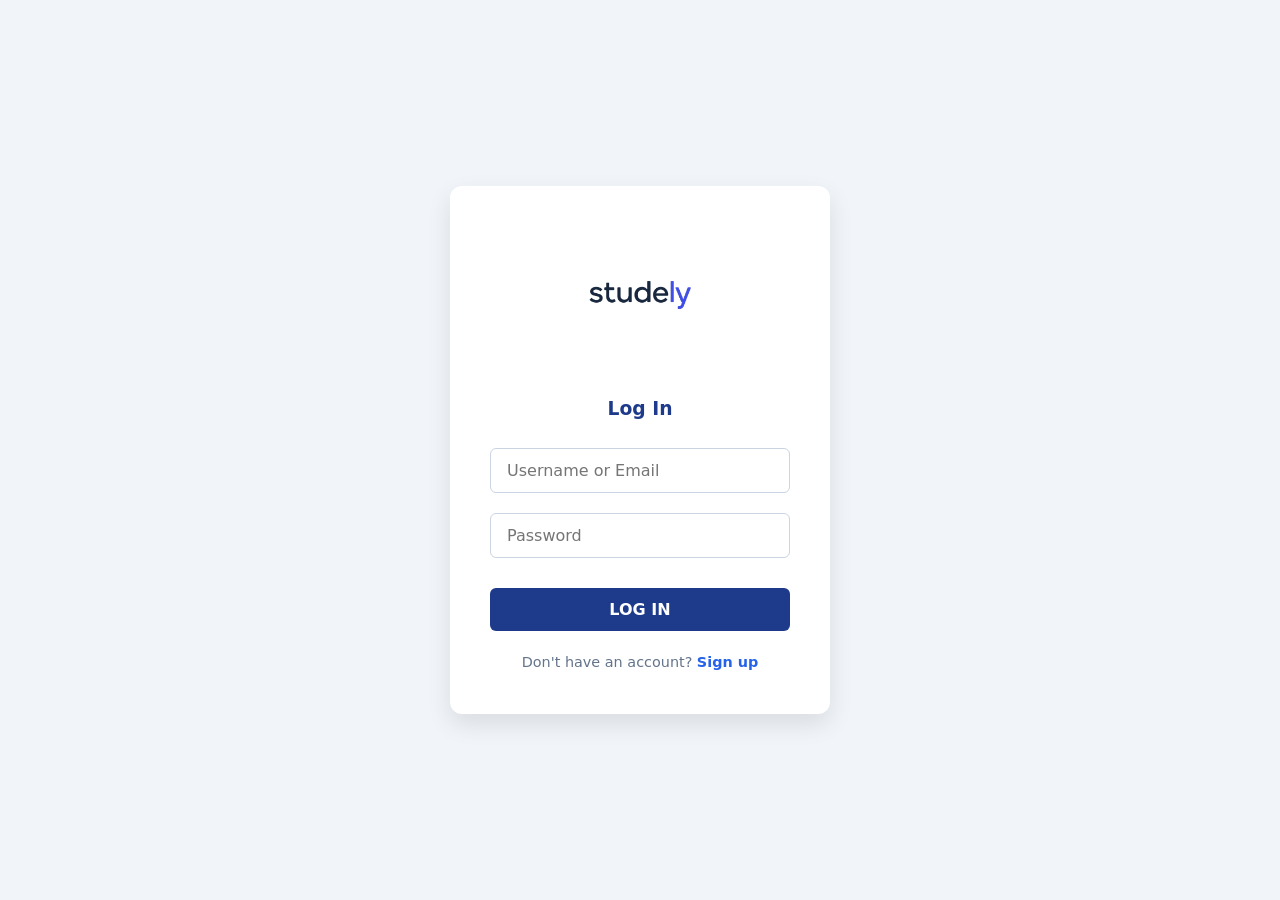
<file: index.html>
<!DOCTYPE html>
<html lang="en">
<head>
    <meta charset="UTF-8">
    <meta name="viewport" content="width=device-width, initial-scale=1.0">
    <title>Log In - Studely</title>
    <link rel="icon" href="images/favicon.ico">
    <link rel="stylesheet" href="css/main.css">
    <script src="https://code.jquery.com/jquery-3.6.0.min.js"></script>
</head>
<body style="display: flex; align-items: center; justify-content: center; min-height: 100vh;">

    <div style="background: white; padding: 40px; border-radius: 12px; box-shadow: 0 10px 25px rgba(0,0,0,0.1); width: 100%; max-width: 380px;">
        <div style="text-align: center; margin-bottom: 20px;">
            <img src="image/studelylogo.png" alt="Studely logo" style="max-width: 140px;">
        </div>

        <h3 style="text-align: center; margin-bottom: 24px; color: #1e3a8a;">Log In</h3>

        <!-- Added id="login-form" and removed onsubmit inline attribute -->
        <form id="login-form">
            <div class="form-group">
                <input type="text" id="username" placeholder="Username or Email" required>
            </div>
            <div class="form-group">
                <input type="password" id="password" placeholder="Password" required>
            </div>
            <button type="submit" class="btn-primary" style="width: 100%; margin-top: 10px;">LOG IN</button>
        </form>

        <p style="text-align: center; margin-top: 20px; font-size: 0.9rem; color: #64748b;">
            Don't have an account? <a href="signup.html" style="color: #2563eb; text-decoration: none; font-weight: bold;">Sign up</a>
        </p>
    </div>

    <!-- Added link to main.js -->
    <script src="js/main.js"></script>
</body>
</html>
</file>
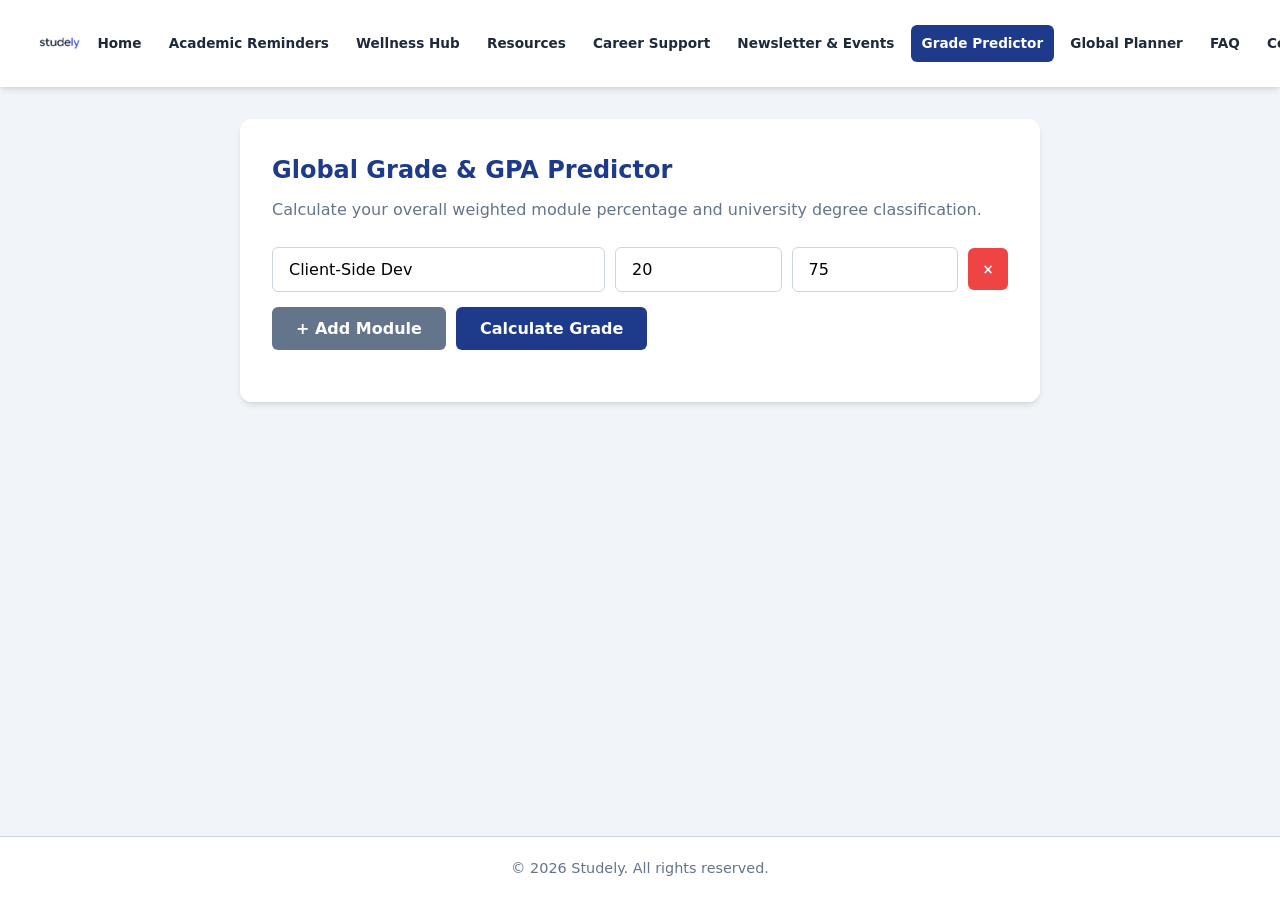
<file: calculator.html>
<!DOCTYPE html>
<html lang="en">
<head>
    <meta charset="UTF-8">
    <meta name="viewport" content="width=device-width, initial-scale=1.0">
    <title>Grade Calculator - Studely</title>
    <link rel="icon" href="images/favicon.ico">
    <link rel="stylesheet" href="css/main.css">
    <script src="https://code.jquery.com/jquery-3.6.0.min.js"></script>
    <script src="js/main.js" defer></script>
</head>
<body>

    <header>
        <div class="logo">
            <img src="image/studelylogo.png" alt="Studely Logo">
        </div>
        <button class="nav-toggle" aria-label="Toggle navigation">&#9776;</button>
        <nav class="navigation">
    <a href="main.html">Home</a>
            <a href="deadline.html">Academic Reminders</a>
            <a href="wellbeing.html">Wellness Hub</a>
            <a href="resources.html">Resources</a>
            <a href="career.html">Career Support</a>
            <a href="newspapper.html">Newsletter & Events</a>
            <a href="calculator.html" class="active">Grade Predictor</a>
            <a href="planner.html">Global Planner</a>
            <a href="faq.html">FAQ</a>
            <a href="contact.html">Contact</a>
</nav>
    </header>

    <main class="container" style="max-width: 800px;">
        <section class="card-box">
            <h1 style="color: var(--primary-color); margin-bottom: 0.5rem;">Global Grade & GPA Predictor</h1>
            <p style="color: var(--text-muted); margin-bottom: 1.5rem;">Calculate your overall weighted module percentage and university degree classification.</p>

            <form id="calcForm">
                <div id="calcRowsContainer">
                    <div class="calc-row">
                        <input type="text" placeholder="Module Name" class="mod-name" value="Client-Side Dev">
                        <input type="number" placeholder="Credits" class="mod-credit" value="20" min="1">
                        <input type="number" placeholder="Mark %" class="mod-mark" value="75" min="0" max="100">
                        <button type="button" class="remove-row">×</button>
                    </div>
                </div>

                <div style="display: flex; gap: 10px; margin-top: 15px; margin-bottom: 20px;">
                    <button type="button" id="addModuleBtn" class="btn-primary" style="background: #64748b;">+ Add Module</button>
                    <button type="submit" class="btn-primary">Calculate Grade</button>
                </div>
            </form>

            <div id="calcResult" style="margin-top: 20px;"></div>
        </section>
    </main>

    <footer>
        <p>&copy; 2026 Studely. All rights reserved.</p>
    </footer>

</body>
</html>
</file>
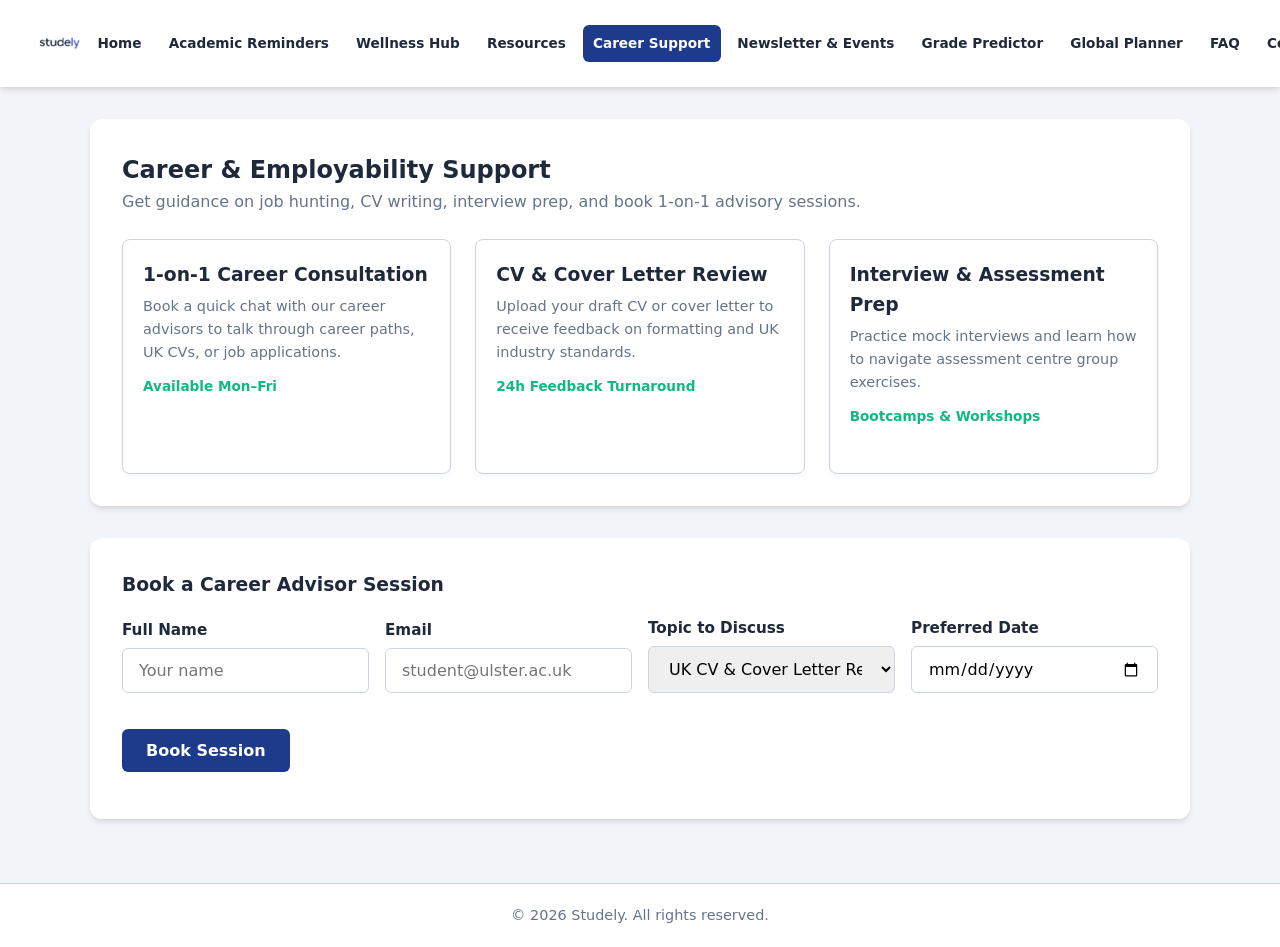
<file: career.html>
<!DOCTYPE html>
<html lang="en">
<head>
    <meta charset="UTF-8">
    <meta name="viewport" content="width=device-width, initial-scale=1.0">
    <title>Studely - Career Support</title>
    <link rel="stylesheet" href="css/main.css">

    <script src="https://code.jquery.com/jquery-3.6.0.min.js"></script>
    <script src="js/main.js" defer></script>
</head>
<body>

    <header>
        <div class="logo">
        <a href="main.html"><img src="image/studelylogo.png" alt="Studely Logo"></a>
    </div>
        <button class="nav-toggle" aria-label="Toggle navigation">☰</button>
        <nav class="navigation">
            <a href="main.html">Home</a>
            <a href="deadline.html">Academic Reminders</a>
            <a href="wellbeing.html">Wellness Hub</a>
            <a href="resources.html">Resources</a>
            <a href="career.html" class="active">Career Support</a>
            <a href="newspapper.html">Newsletter & Events</a>
            <a href="calculator.html">Grade Predictor</a>
            <a href="planner.html">Global Planner</a>
            <a href="faq.html">FAQ</a>
            <a href="contact.html">Contact</a>
        </nav>
    </header>

    <main class="container">
        <div class="card-box">
            <h2>Career & Employability Support</h2>
            <p style="color: var(--text-muted); margin-bottom: 1.5rem;">
                Get guidance on job hunting, CV writing, interview prep, and book 1-on-1 advisory sessions.
            </p>

            <div class="features-grid">
                <!-- Service 1 -->
                <div class="card wb-card clickable-card" onclick="openCareerModal('1-on-1 Career Consultation', 'Available Mon–Fri', 'Book a quick chat with our career advisors to talk through career paths, UK CVs, or job applications.')">
                    <div class="wb-card-content">
                        <h3>1-on-1 Career Consultation</h3>
                        <p style="color: var(--text-muted); font-size: 0.9rem; margin-top: 5px;">
                            Book a quick chat with our career advisors to talk through career paths, UK CVs, or job applications.
                        </p>
                        <span class="card-badge" style="color: #10b981;">Available Mon–Fri</span>
                    </div>
                </div>

                <!-- Service 2 -->
                <div class="card wb-card clickable-card" onclick="openCareerModal('CV & Cover Letter Review', '24h Feedback Turnaround', 'Upload your draft CV or cover letter to receive feedback on formatting and UK industry standards.')">
                    <div class="wb-card-content">
                        <h3>CV & Cover Letter Review</h3>
                        <p style="color: var(--text-muted); font-size: 0.9rem; margin-top: 5px;">
                            Upload your draft CV or cover letter to receive feedback on formatting and UK industry standards.
                        </p>
                        <span class="card-badge" style="color: #10b981;">24h Feedback Turnaround</span>
                    </div>
                </div>

                <!-- Service 3 -->
                <div class="card wb-card clickable-card" onclick="openCareerModal('Interview & Assessment Prep', 'Bootcamps & Workshops', 'Practice mock interviews and learn how to navigate assessment centre group exercises.')">
                    <div class="wb-card-content">
                        <h3>Interview & Assessment Prep</h3>
                        <p style="color: var(--text-muted); font-size: 0.9rem; margin-top: 5px;">
                            Practice mock interviews and learn how to navigate assessment centre group exercises.
                        </p>
                        <span class="card-badge" style="color: #10b981;">Bootcamps & Workshops</span>
                    </div>
                </div>
            </div>
        </div>

        <!-- Booking Form Section -->
        <div class="card-box">
            <h3>Book a Career Advisor Session</h3>
            <form id="careerBookingForm" style="margin-top: 1rem;">
                <div class="grid-form">
                    <div class="form-group">
                        <label for="studentName">Full Name</label>
                        <input type="text" id="studentName" placeholder="Your name" required>
                    </div>
                    <div class="form-group">
                        <label for="studentEmail">Email</label>
                        <input type="email" id="studentEmail" placeholder="student@ulster.ac.uk" required>
                    </div>
                    <div class="form-group">
                        <label for="supportTopic">Topic to Discuss</label>
                        <select id="supportTopic" required>
                            <option value="CV Review">UK CV & Cover Letter Review</option>
                            <option value="Job Search">Finding Part-Time or Graduate Jobs</option>
                            <option value="Interview Prep">Interview Preparation</option>
                            <option value="Career Pathways">Exploring Career Pathways</option>
                        </select>
                    </div>
                    <div class="form-group">
                        <label for="bookingDate">Preferred Date</label>
                        <input type="date" id="bookingDate" required>
                    </div>
                </div>
                <button type="submit" class="btn-primary" style="margin-top: 1rem;">Book Session</button>
            </form>
            <div id="bookingResult" style="margin-top: 15px;"></div>
        </div>
    </main>

    <!-- Career Details Popup Modal -->
    <div id="careerModal" class="modal-overlay" onclick="closeCareerModal(event)">
        <div class="modal-content">
            <button class="modal-close" onclick="closeCareerModalDirect()">&times;</button>
            <h3 id="careerModalTitle" style="color: var(--primary-color); margin-bottom: 0.5rem;"></h3>
            <p id="careerModalTag" style="font-weight: 600; color: #10b981; margin-bottom: 1rem;"></p>
            <p id="careerModalDesc" style="margin-bottom: 1.5rem; color: var(--text-dark);"></p>
            <button class="btn-primary" onclick="requestCareerSupport()">Book / Request Support</button>
        </div>
    </div>

    <footer>
        <p>&copy; 2026 Studely. All rights reserved.</p>
    </footer>

</body>
</html>
</file>
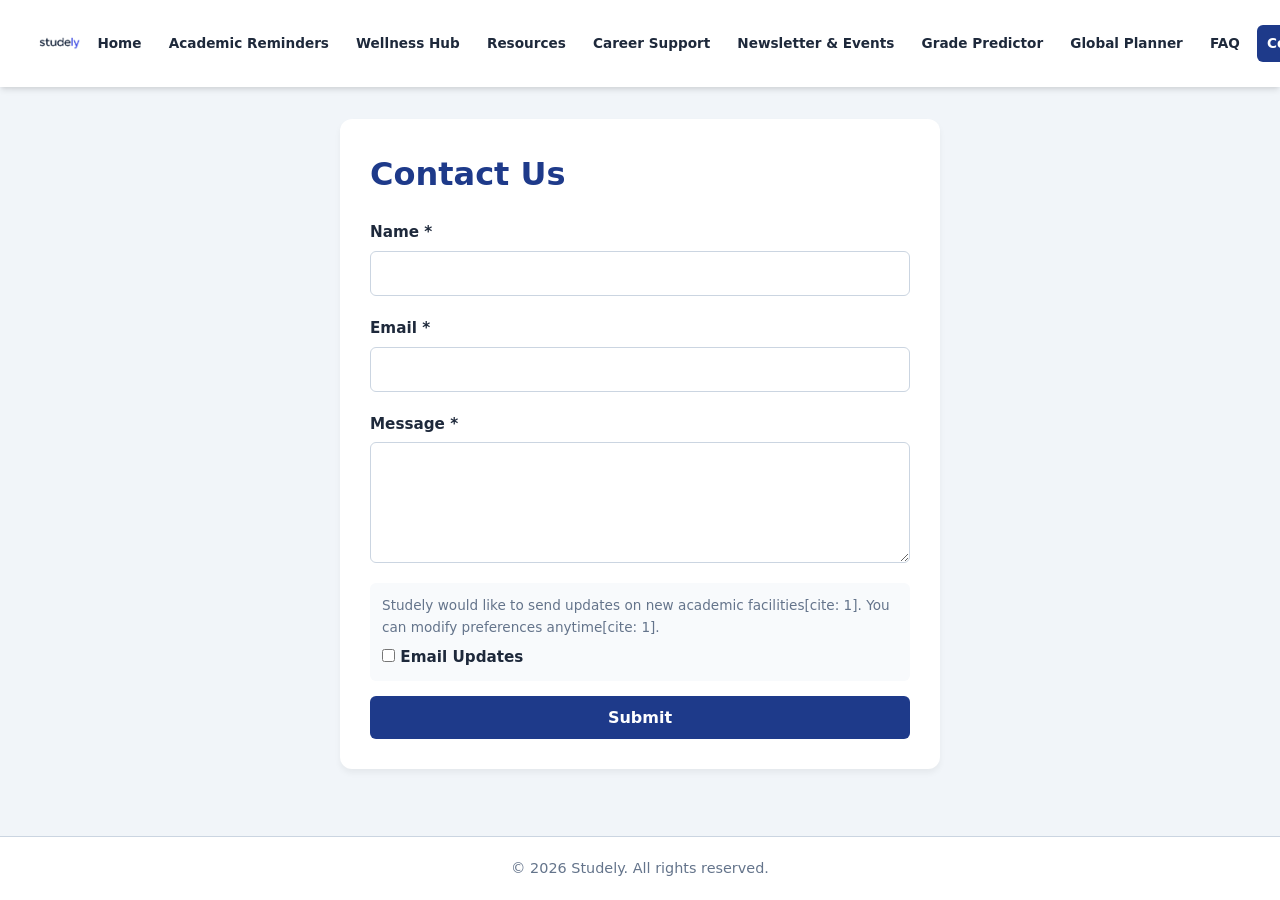
<file: contact.html>
<!DOCTYPE html>
<html lang="en">
<head>
    <meta charset="UTF-8">
    <meta name="viewport" content="width=device-width, initial-scale=1.0">
    <title>Contact Us - Studely</title>
    <link rel="icon" href="images/favicon.ico">
    <link rel="stylesheet" href="css/main.css">
    <script src="https://code.jquery.com/jquery-3.6.0.min.js"></script>
    <script src="js/main.js" defer></script>
</head>
<body>

    <header>
        <div class="logo">
            <img src="image/studelylogo.png" alt="Studely Logo">
        </div>
        <nav class="navigation">
            <nav class="navigation">
    <nav class="navigation">
    <a href="main.html">Home</a>
            <a href="deadline.html">Academic Reminders</a>
            <a href="wellbeing.html">Wellness Hub</a>
            <a href="resources.html">Resources</a>
            <a href="career.html">Career Support</a>
            <a href="newspapper.html">Newsletter & Events</a>
            <a href="calculator.html">Grade Predictor</a>
            <a href="planner.html">Global Planner</a>
            <a href="faq.html">FAQ</a>
            <a href="contact.html" class="active">Contact</a>
</nav>
    </header>

    <main class="container" style="max-width: 600px;">
        <div style="background: white; padding: 30px; border-radius: 12px; box-shadow: 0 4px 6px rgba(0,0,0,0.05);">
            <h1 style="color:#1e3a8a; margin-bottom: 20px;">Contact Us</h1>

            <form id="contactForm" novalidate>
                <div class="form-group">
                    <label for="name">Name *</label>
                    <input type="text" id="name" name="name" required aria-required="true">
                    <span class="error-msg" id="nameError"></span>
                </div>

                <div class="form-group">
                    <label for="email">Email *</label>
                    <input type="email" id="email" name="email" required aria-required="true">
                    <span class="error-msg" id="emailError"></span>
                </div>

                <div class="form-group">
                    <label for="message">Message *</label>
                    <textarea id="message" name="message" rows="5" required aria-required="true"></textarea>
                    <span class="error-msg" id="messageError"></span>
                </div>

                <div style="font-size: 0.85rem; color: #64748b; margin-bottom: 15px; background: #f8fafc; padding: 12px; border-radius: 6px;">
                    <p>Studely would like to send updates on new academic facilities[cite: 1]. You can modify preferences anytime[cite: 1].</p>
                    <label style="margin-top: 6px; display: block;"><input type="checkbox" name="comm"> Email Updates</label>
                </div>

                <button type="submit" class="btn-primary" style="width: 100%;">Submit</button>
            </form>

            <div id="submissionOutput"></div>
        </div>
    </main>

    <footer>
        <p>&copy; 2026 Studely. All rights reserved.</p>
    </footer>

</body>
</html>
</file>
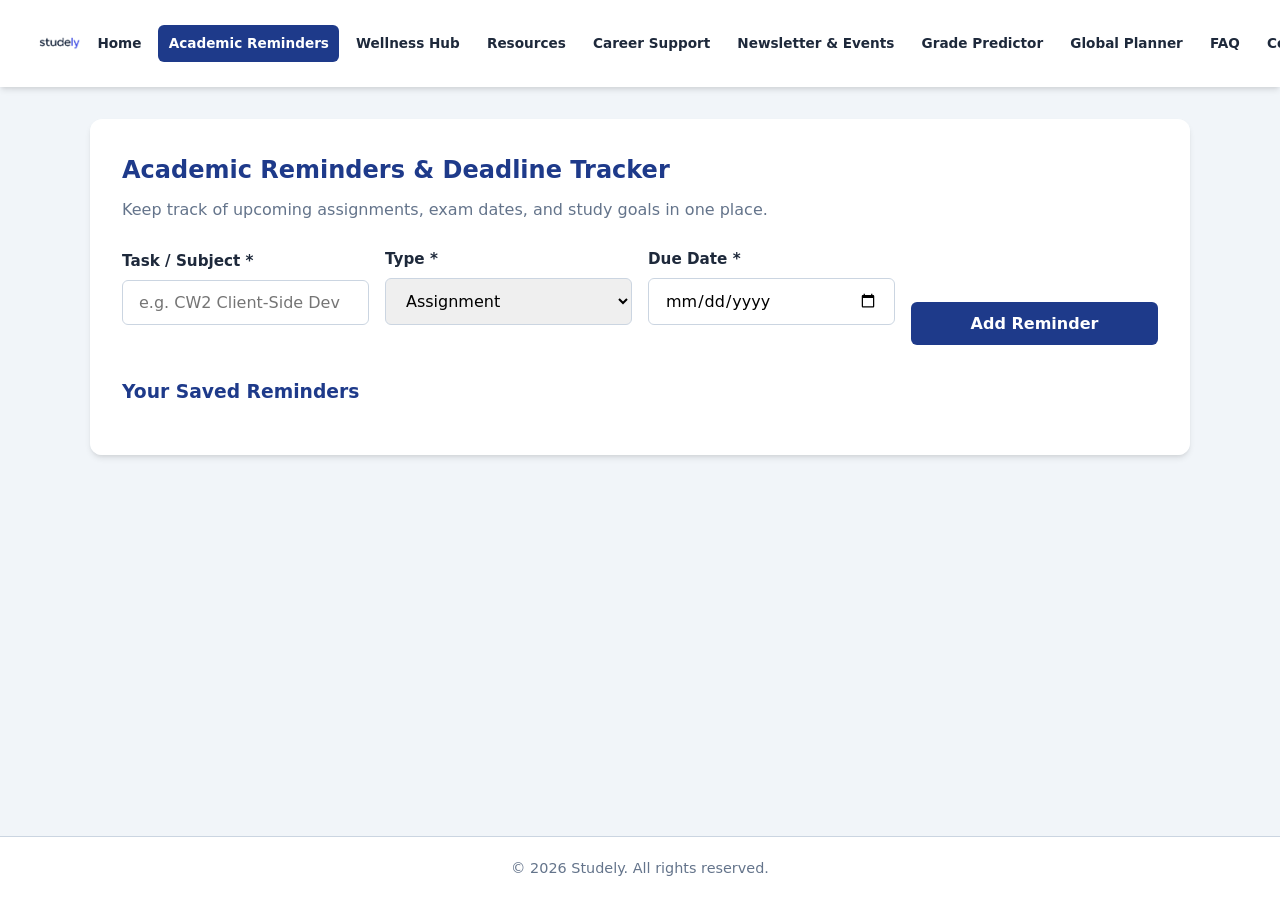
<file: deadline.html>
<!DOCTYPE html>
<html lang="en">
<head>
    <meta charset="UTF-8">
    <meta name="viewport" content="width=device-width, initial-scale=1.0">
    <title>Academic Reminders - Studely</title>
    <link rel="icon" href="images/favicon.ico">
    <link rel="stylesheet" href="css/main.css">
    <script src="https://code.jquery.com/jquery-3.6.0.min.js"></script>
    <script src="js/main.js" defer></script>
</head>
<body>

    <header>
        <div class="logo">
            <img src="image/studelylogo.png" alt="Studely Logo">
        </div>
        <button class="nav-toggle" aria-label="Toggle navigation">&#9776;</button>
        <nav class="navigation">
    <a href="main.html">Home</a>
            <a href="deadline.html" class="active">Academic Reminders</a>
            <a href="wellbeing.html">Wellness Hub</a>
            <a href="resources.html">Resources</a>
            <a href="career.html">Career Support</a>
            <a href="newspapper.html">Newsletter & Events</a>
            <a href="calculator.html">Grade Predictor</a>
            <a href="planner.html">Global Planner</a>
            <a href="faq.html">FAQ</a>
            <a href="contact.html">Contact</a>
        </nav>
    </header>

    <main class="container">
        <section class="card-box">
            <h1 style="color: var(--primary-color); margin-bottom: 0.5rem;">Academic Reminders & Deadline Tracker</h1>
            <p style="color: var(--text-muted); margin-bottom: 1.5rem;">Keep track of upcoming assignments, exam dates, and study goals in one place.</p>

            <form id="reminderForm" class="grid-form">
                <div class="form-group">
                    <label for="taskTitle">Task / Subject *</label>
                    <input type="text" id="taskTitle" placeholder="e.g. CW2 Client-Side Dev" required>
                </div>
                <div class="form-group">
                    <label for="taskType">Type *</label>
                    <select id="taskType">
                        <option value="Assignment">Assignment</option>
                        <option value="Exam">Exam Date</option>
                        <option value="To-Do">To-Do Item</option>
                    </select>
                </div>
                <div class="form-group">
                    <label for="taskDate">Due Date *</label>
                    <input type="date" id="taskDate" required>
                </div>
                <button type="submit" class="btn-primary">Add Reminder</button>
            </form>

            <div style="margin-top: 2rem;">
                <h3 style="color: var(--primary-color); margin-bottom: 1rem;">Your Saved Reminders</h3>
                <ul id="reminderList" style="list-style: none;"></ul>
            </div>
        </section>
    </main>

    <footer>
        <p>&copy; 2026 Studely. All rights reserved.</p>
    </footer>

</body>
</html>
</file>
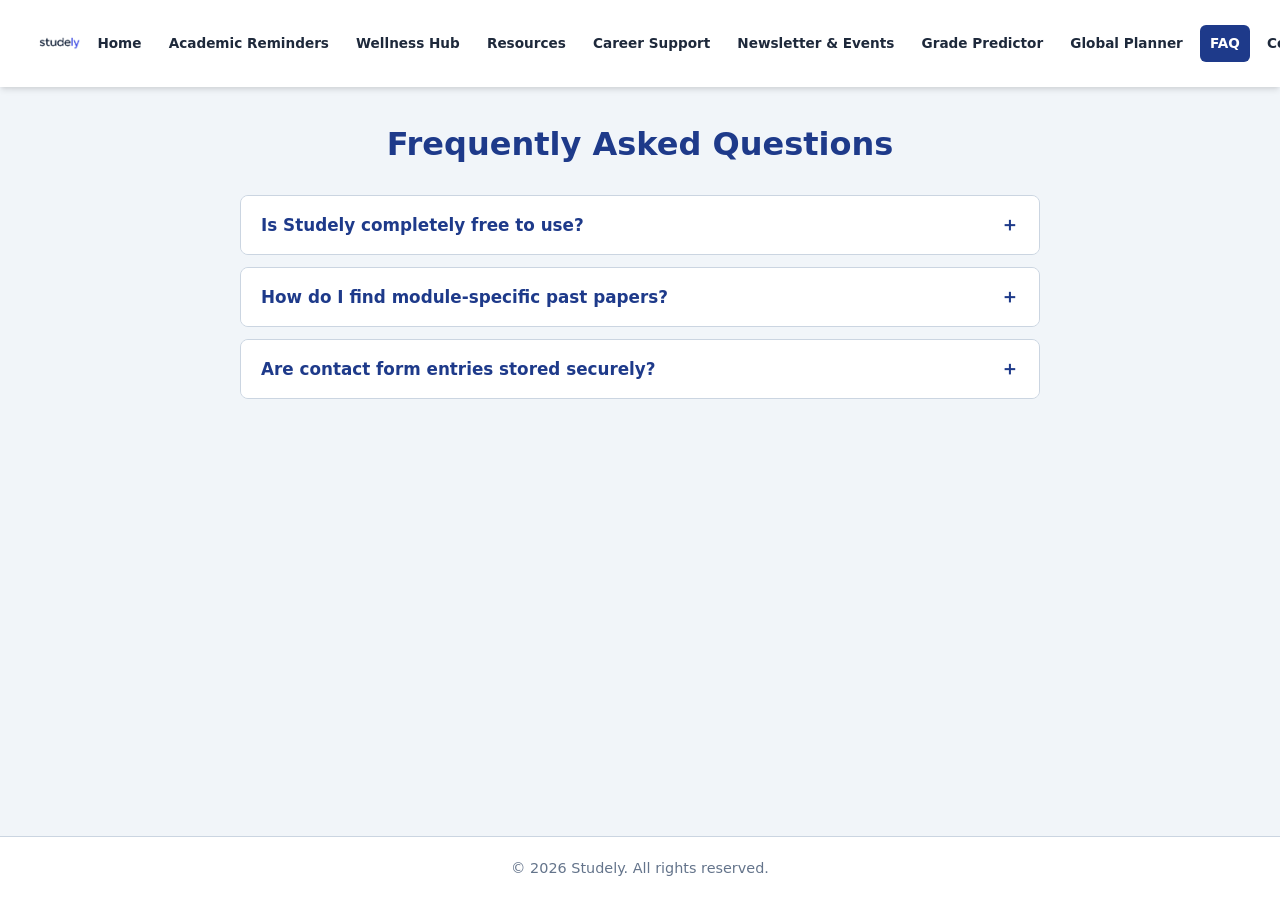
<file: faq.html>
<!DOCTYPE html>
<html lang="en">
<head>
    <meta charset="UTF-8">
    <meta name="viewport" content="width=device-width, initial-scale=1.0">
    <title>FAQ - Studely</title>
    <link rel="icon" href="images/favicon.ico">
    <link rel="stylesheet" href="css/main.css">
    <script src="https://code.jquery.com/jquery-3.6.0.min.js"></script>
    <script src="js/main.js" defer></script>
</head>
<body>

    <header>
        <div class="logo">
            <img src="image/studelylogo.png" alt="Studely Logo">
        </div>
        <nav class="navigation">
    <a href="main.html">Home</a>
            <a href="deadline.html">Academic Reminders</a>
            <a href="wellbeing.html">Wellness Hub</a>
            <a href="resources.html">Resources</a>
            <a href="career.html">Career Support</a>
            <a href="newspapper.html">Newsletter & Events</a>
            <a href="calculator.html">Grade Predictor</a>
            <a href="planner.html">Global Planner</a>
            <a href="faq.html" class="active">FAQ</a>
            <a href="contact.html">Contact</a>
    </header>

    <main class="container">
        <h1 style="text-align: center; color: #1e3a8a; margin-bottom: 25px;">Frequently Asked Questions</h1>

        <div style="max-width: 800px; margin: 0 auto;">
            <div class="faq-item">
                <button class="faq-question" aria-expanded="false">Is Studely completely free to use?</button>
                <div class="faq-answer">
                    <p>Yes, all revision guides, past papers, and study resources provided on Studely are 100% free[cite: 5, 6].</p>
                </div>
            </div>

            <div class="faq-item">
                <button class="faq-question" aria-expanded="false">How do I find module-specific past papers?</button>
                <div class="faq-answer">
                    <p>Head over to the Resources page and use the search filter bar to instantly look up specific modules[cite: 6].</p>
                </div>
            </div>

            <div class="faq-item">
                <button class="faq-question" aria-expanded="false">Are contact form entries stored securely?</button>
                <div class="faq-answer">
                    <p>Yes, submissions use safe local browser storage to keep track of user feedback[cite: 7].</p>
                </div>
            </div>
        </div>
    </main>

    <footer>
        <p>&copy; 2026 Studely. All rights reserved.</p>
    </footer>

</body>
</html>
</file>
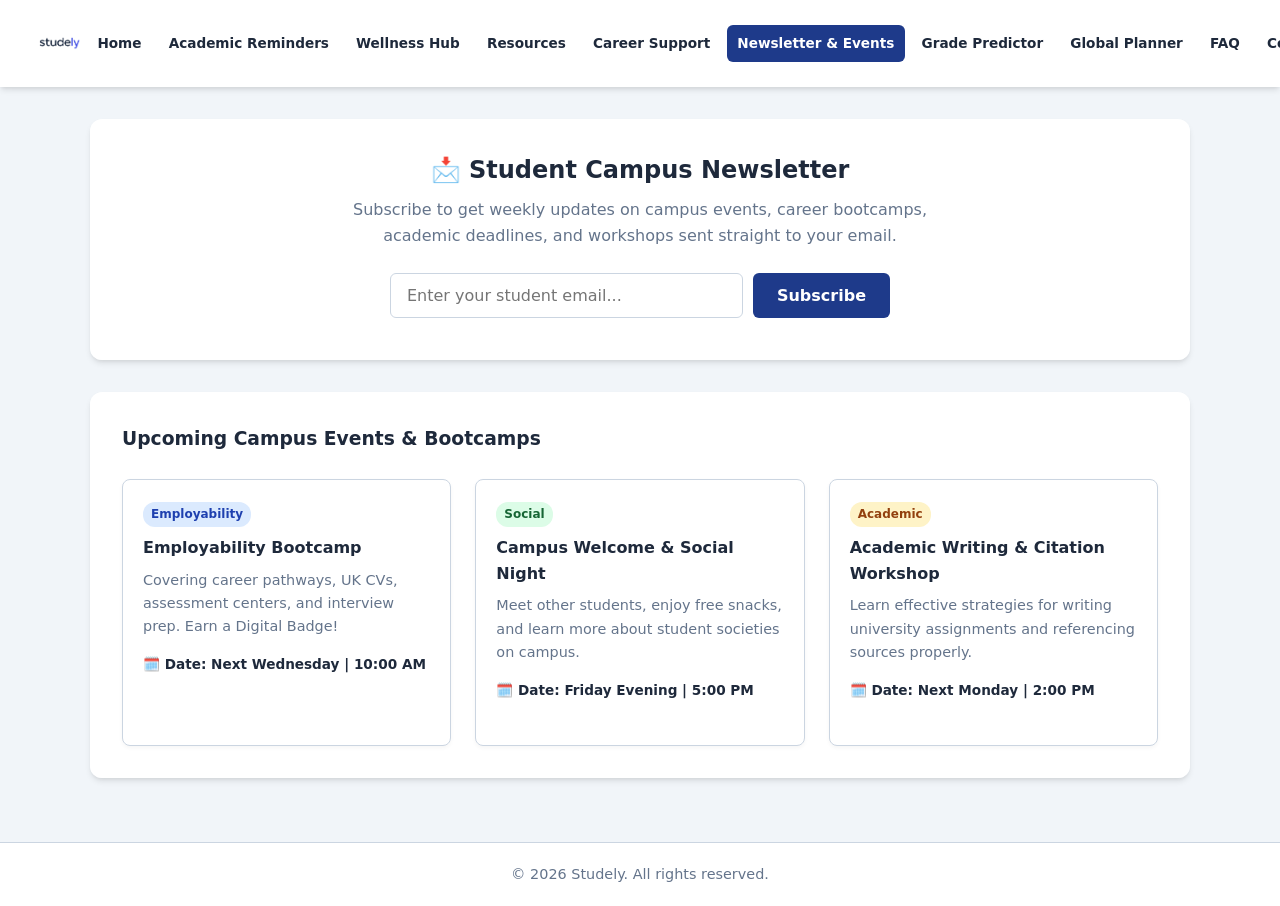
<file: newspapper.html>
<!DOCTYPE html>
<html lang="en">
<head>
    <meta charset="UTF-8">
    <meta name="viewport" content="width=device-width, initial-scale=1.0">
    <title>Studely - Campus Newsletter & Events</title>
    <link rel="stylesheet" href="css/main.css">
    <script src="https://code.jquery.com/jquery-3.6.0.min.js"></script>
    <script src="js/main.js" defer></script>
</head>
<body>

    <header>
        <div class="logo">
        <a href="main.html"><img src="image/studelylogo.png" alt="Studely Logo"></a>
    </div>
        <button class="nav-toggle" aria-label="Toggle navigation">☰</button>
        <nav class="navigation">
            <a href="main.html">Home</a>
            <a href="deadline.html">Academic Reminders</a>
            <a href="wellbeing.html">Wellness Hub</a>
            <a href="resources.html">Resources</a>
            <a href="career.html">Career Support</a>
            <a href="newspapper.html" class="active">Newsletter & Events</a>
            <a href="calculator.html">Grade Predictor</a>
            <a href="planner.html">Global Planner</a>
            <a href="faq.html">FAQ</a>
            <a href="contact.html">Contact</a>
        </nav>
    </header>

    <main class="container">
        <!-- Newsletter Subscription Box -->
        <div class="card-box" style="text-align: center;">
            <h2>📩 Student Campus Newsletter</h2>
            <p style="color: var(--text-muted); max-width: 600px; margin: 0.5rem auto 1.5rem auto;">
                Subscribe to get weekly updates on campus events, career bootcamps, academic deadlines, and workshops sent straight to your email.
            </p>
            <form id="newsletterForm">
                <input type="email" id="newsletterEmail" placeholder="Enter your student email..." required>
                <button type="submit" class="btn-primary" style="white-space: nowrap;">Subscribe</button>
            </form>
            <div id="newsletterResult" style="margin-top: 10px;"></div>
        </div>

        <!-- Upcoming Campus Events & Bootcamps -->
        <div class="card-box">
            <h3>Upcoming Campus Events & Bootcamps</h3>
            <br>
            <div class="features-grid">

                <!-- Card 1 -->
                <div class="card wb-card clickable-card" onclick="openEventModal('Employability Bootcamp', 'Next Wednesday | 10:00 AM', 'Covering career pathways, UK CVs, assessment centers, and interview prep. Earn a Digital Badge!')">
                    <div class="wb-card-content">
                        <span class="event-badge badge-employability">Employability</span>
                        <h4 style="margin-top: 0.5rem;">Employability Bootcamp</h4>
                        <p style="color: var(--text-muted); font-size: 0.9rem; margin-top: 0.5rem;">
                            Covering career pathways, UK CVs, assessment centers, and interview prep. Earn a Digital Badge!
                        </p>
                        <div style="margin-top: 1rem; font-size: 0.85rem; font-weight: 600;">
                            🗓️ Date: Next Wednesday | 10:00 AM
                        </div>
                    </div>
                </div>

                <!-- Card 2 -->
                <div class="card wb-card clickable-card" onclick="openEventModal('Campus Welcome & Social Night', 'Friday Evening | 5:00 PM', 'Meet other students, enjoy free snacks, and learn more about student societies on campus.')">
                    <div class="wb-card-content">
                        <span class="event-badge badge-social">Social</span>
                        <h4 style="margin-top: 0.5rem;">Campus Welcome & Social Night</h4>
                        <p style="color: var(--text-muted); font-size: 0.9rem; margin-top: 0.5rem;">
                            Meet other students, enjoy free snacks, and learn more about student societies on campus.
                        </p>
                        <div style="margin-top: 1rem; font-size: 0.85rem; font-weight: 600;">
                            🗓️ Date: Friday Evening | 5:00 PM
                        </div>
                    </div>
                </div>

                <!-- Card 3 -->
                <div class="card wb-card clickable-card" onclick="openEventModal('Academic Writing & Citation Workshop', 'Next Monday | 2:00 PM', 'Learn effective strategies for writing university assignments and referencing sources properly.')">
                    <div class="wb-card-content">
                        <span class="event-badge badge-academic">Academic</span>
                        <h4 style="margin-top: 0.5rem;">Academic Writing & Citation Workshop</h4>
                        <p style="color: var(--text-muted); font-size: 0.9rem; margin-top: 0.5rem;">
                            Learn effective strategies for writing university assignments and referencing sources properly.
                        </p>
                        <div style="margin-top: 1rem; font-size: 0.85rem; font-weight: 600;">
                            🗓️ Date: Next Monday | 2:00 PM
                        </div>
                    </div>
                </div>

            </div>
        </div>

        <!-- Event Details Popup Modal -->
        <div id="eventModal" class="modal-overlay" onclick="closeEventModal(event)">
            <div class="modal-content">
                <button class="modal-close" onclick="closeModalDirect()">&times;</button>
                <h3 id="modalTitle" style="color: var(--primary-color); margin-bottom: 0.5rem;"></h3>
                <p id="modalDate" style="font-weight: 600; color: var(--accent-color); margin-bottom: 1rem;"></p>
                <p id="modalDesc" style="margin-bottom: 1.5rem; color: var(--text-dark);"></p>
                <button class="btn-primary" onclick="registerEvent()">Register / RSVP</button>
            </div>
        </div>
    </main>

    <footer>
        <p>&copy; 2026 Studely. All rights reserved.</p>
    </footer>

</body>
</html>
</file>
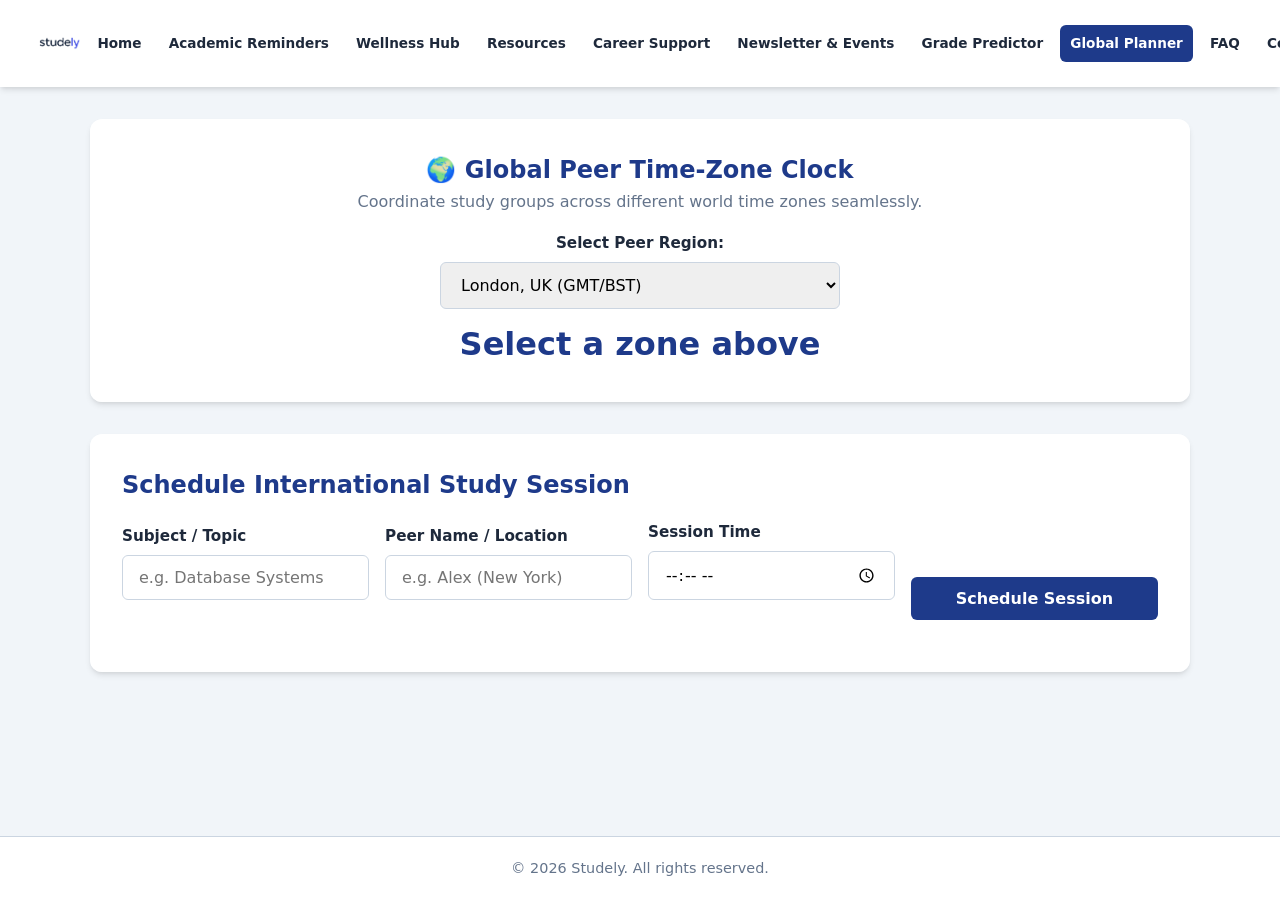
<file: planner.html>
<!DOCTYPE html>
<html lang="en">
<head>
    <meta charset="UTF-8">
    <meta name="viewport" content="width=device-width, initial-scale=1.0">
    <title>Global Study Planner - Studely</title>
    <link rel="icon" href="images/favicon.ico">
    <link rel="stylesheet" href="css/main.css">
    <script src="https://code.jquery.com/jquery-3.6.0.min.js"></script>
    <script src="js/main.js" defer></script>
</head>
<body>

    <header>
        <div class="logo">
            <img src="image/studelylogo.png" alt="Studely Logo">
        </div>
        <button class="nav-toggle" aria-label="Toggle navigation">&#9776;</button>
        <nav class="navigation">
    <a href="main.html">Home</a>
            <a href="deadline.html">Academic Reminders</a>
            <a href="wellbeing.html">Wellness Hub</a>
            <a href="resources.html">Resources</a>
            <a href="career.html">Career Support</a>
            <a href="newspapper.html">Newsletter & Events</a>
            <a href="calculator.html">Grade Predictor</a>
            <a href="planner.html" class="active">Global Planner</a>
            <a href="faq.html">FAQ</a>
            <a href="contact.html">Contact</a>
</nav>
    </header>

    <main class="container">
        <!-- Time Zone Converter Section -->
        <section class="card-box" style="text-align: center;">
            <h2 style="color: var(--primary-color);">🌍 Global Peer Time-Zone Clock</h2>
            <p style="color: var(--text-muted); margin-bottom: 1rem;">Coordinate study groups across different world time zones seamlessly.</p>

            <div style="max-width: 400px; margin: 0 auto;" class="form-group">
                <label for="tzSelect">Select Peer Region:</label>
                <select id="tzSelect">
                    <option value="Europe/London">London, UK (GMT/BST)</option>
                    <option value="America/New_York">New York, USA (EST)</option>
                    <option value="Asia/Kathmandu">Kathmandu, Nepal (NPT)</option>
                    <option value="Asia/Dubai">Dubai, UAE (GST)</option>
                    <option value="Australia/Sydney">Sydney, Australia (AEST)</option>
                </select>
            </div>

            <div style="font-size: 2rem; font-weight: bold; color: var(--primary-color); margin-top: 10px;" id="clockDisplay">
                Select a zone above
            </div>
        </section>

        <!-- Session Schedule -->
        <section class="card-box">
            <h2 style="color: var(--primary-color); margin-bottom: 1rem;">Schedule International Study Session</h2>
            
            <form id="sessionForm" class="grid-form">
                <div class="form-group">
                    <label for="sessionSubject">Subject / Topic</label>
                    <input type="text" id="sessionSubject" placeholder="e.g. Database Systems" required>
                </div>
                <div class="form-group">
                    <label for="sessionPartner">Peer Name / Location</label>
                    <input type="text" id="sessionPartner" placeholder="e.g. Alex (New York)">
                </div>
                <div class="form-group">
                    <label for="sessionTime">Session Time</label>
                    <input type="time" id="sessionTime" required>
                </div>
                <button type="submit" class="btn-primary">Schedule Session</button>
            </form>

            <div id="plannedSessions" style="margin-top: 20px;"></div>
        </section>
    </main>

    <footer>
        <p>&copy; 2026 Studely. All rights reserved.</p>
    </footer>

</body>
</html>
</file>
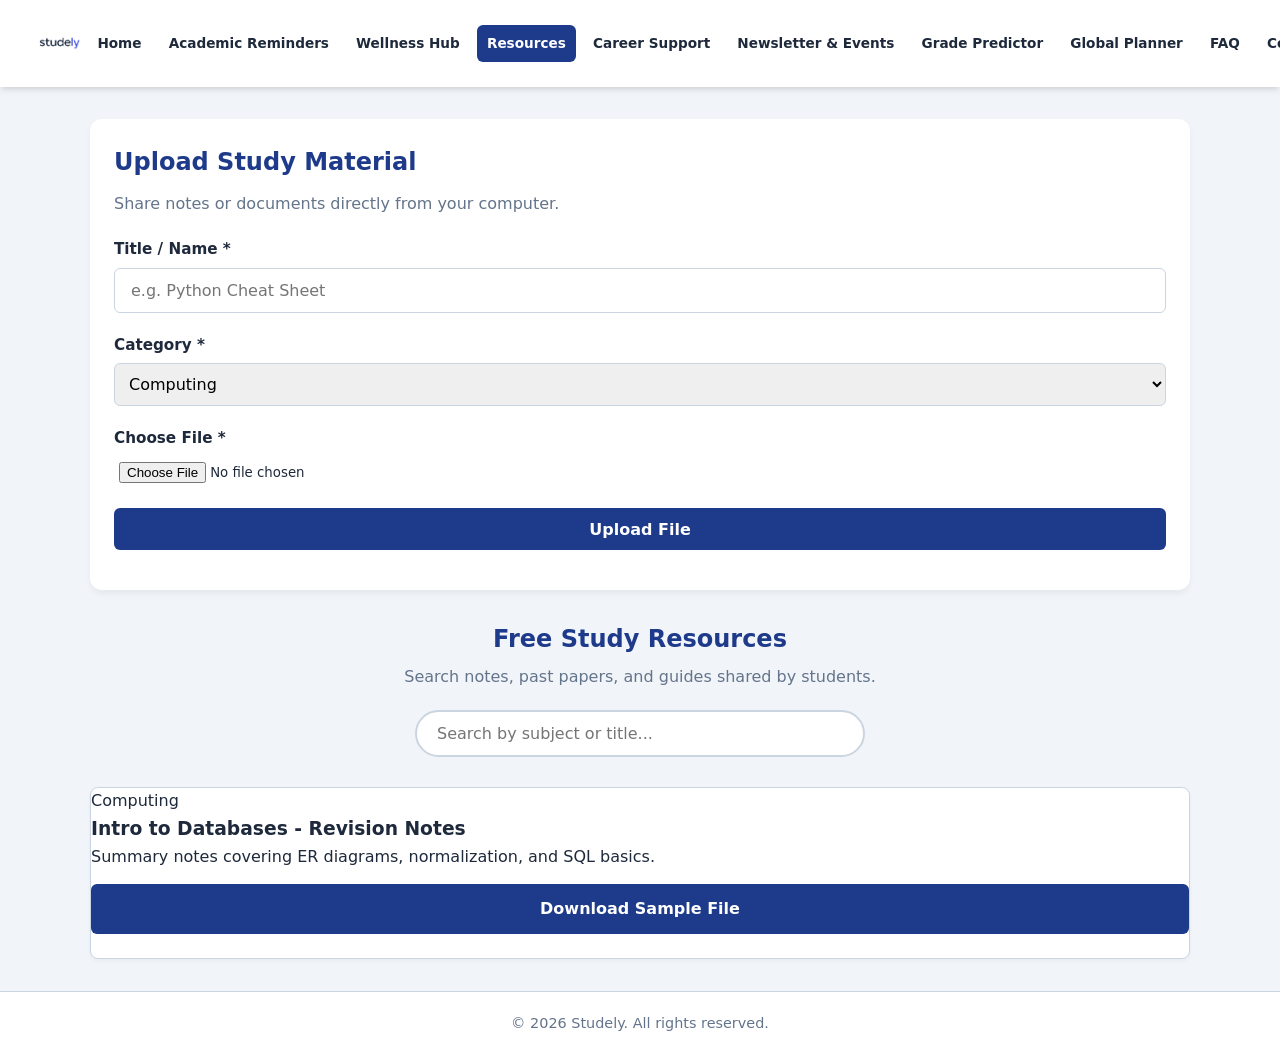
<file: resources.html>
<!DOCTYPE html>
<html lang="en">
<head>
    <meta charset="UTF-8">
    <meta name="viewport" content="width=device-width, initial-scale=1.0">
    <title>Resources - Studely</title>
    <link rel="icon" href="images/favicon.ico">
    <link rel="stylesheet" href="css/main.css">
    <script src="https://code.jquery.com/jquery-3.6.0.min.js"></script>
    <script src="js/main.js" defer></script>
</head>
<body>

    <header>
        <div class="logo">
            <img src="image/studelylogo.png" alt="Studely Logo">
        </div>
        <nav class="navigation">
    <a href="main.html">Home</a>
            <a href="deadline.html">Academic Reminders</a>
            <a href="wellbeing.html">Wellness Hub</a>
            <a href="resources.html" class="active">Resources</a>
            <a href="career.html">Career Support</a>
            <a href="newspapper.html">Newsletter & Events</a>
            <a href="calculator.html">Grade Predictor</a>
            <a href="planner.html">Global Planner</a>
            <a href="faq.html">FAQ</a>
            <a href="contact.html">Contact</a>
</nav>
    
    </header>

    <main class="container">
        <!-- File Upload Section -->
        <section style="background: white; padding: 24px; border-radius: 12px; box-shadow: 0 4px 6px rgba(0,0,0,0.05); margin-bottom: 30px;">
            <h2 style="color: #1e3a8a; margin-bottom: 10px;">Upload Study Material</h2>
            <p style="color: #64748b; margin-bottom: 20px;">Share notes or documents directly from your computer.</p>
            
            <form id="uploadForm" style="display: grid; grid-template-columns: repeat(auto-fit, minmax(200px, 1fr)) gap 15px;">
                <div class="form-group">
                    <label for="fileTitle">Title / Name *</label>
                    <input type="text" id="fileTitle" placeholder="e.g. Python Cheat Sheet" required>
                </div>
                <div class="form-group">
                    <label for="fileCategory">Category *</label>
                    <select id="fileCategory" style="width:100%; padding:10px; border-radius:6px; border:1px solid #cbd5e1;">
                        <option value="Computing">Computing</option>
                        <option value="Mathematics">Mathematics</option>
                        <option value="Management">Management</option>
                    </select>
                </div>
                <div class="form-group">
                    <label for="fileInput">Choose File *</label>
                    <input type="file" id="fileInput" required style="border: none; padding: 5px;">
                </div>
                <button type="submit" class="btn-primary" style="height: 42px; align-self: flex-end; margin-bottom: 16px;">Upload File</button>
            </form>
        </section>

        <!-- Search Filter & Resource Grid -->
        <section style="text-align: center; margin-bottom: 30px;">
            <h1 style="color: #1e3a8a;">Free Study Resources</h1>
            <p style="color: #64748b; margin-top: 6px;">Search notes, past papers, and guides shared by students.</p>
            <input type="text" id="searchBox" placeholder="Search by subject or title..." style="margin-top: 20px; padding: 12px 20px; width: 100%; max-width: 450px; border: 2px solid #cbd5e1; border-radius: 25px; outline: none;">
        </section>

        <section class="features-grid" id="resourceContainer">
            <div class="card resource-card">
                <div>
                    <span class="subject-tag">Computing</span>
                    <h3>Intro to Databases - Revision Notes</h3>
                    <p>Summary notes covering ER diagrams, normalization, and SQL basics.</p>
                </div>
                <a href="data:text/plain;charset=utf-8,Sample%20Database%20Notes%20Content" download="Database_Notes.txt" class="btn-primary" style="margin-top:15px; text-align:center;">Download Sample File</a>
            </div>
        </section>
        <p id="noResults" style="text-align: center; color: #64748b; margin-top: 20px; display: none;">No resources match your search.</p>
    </main>

    <footer>
        <p>&copy; 2026 Studely. All rights reserved.</p>
    </footer>

</body>
</html>
</file>
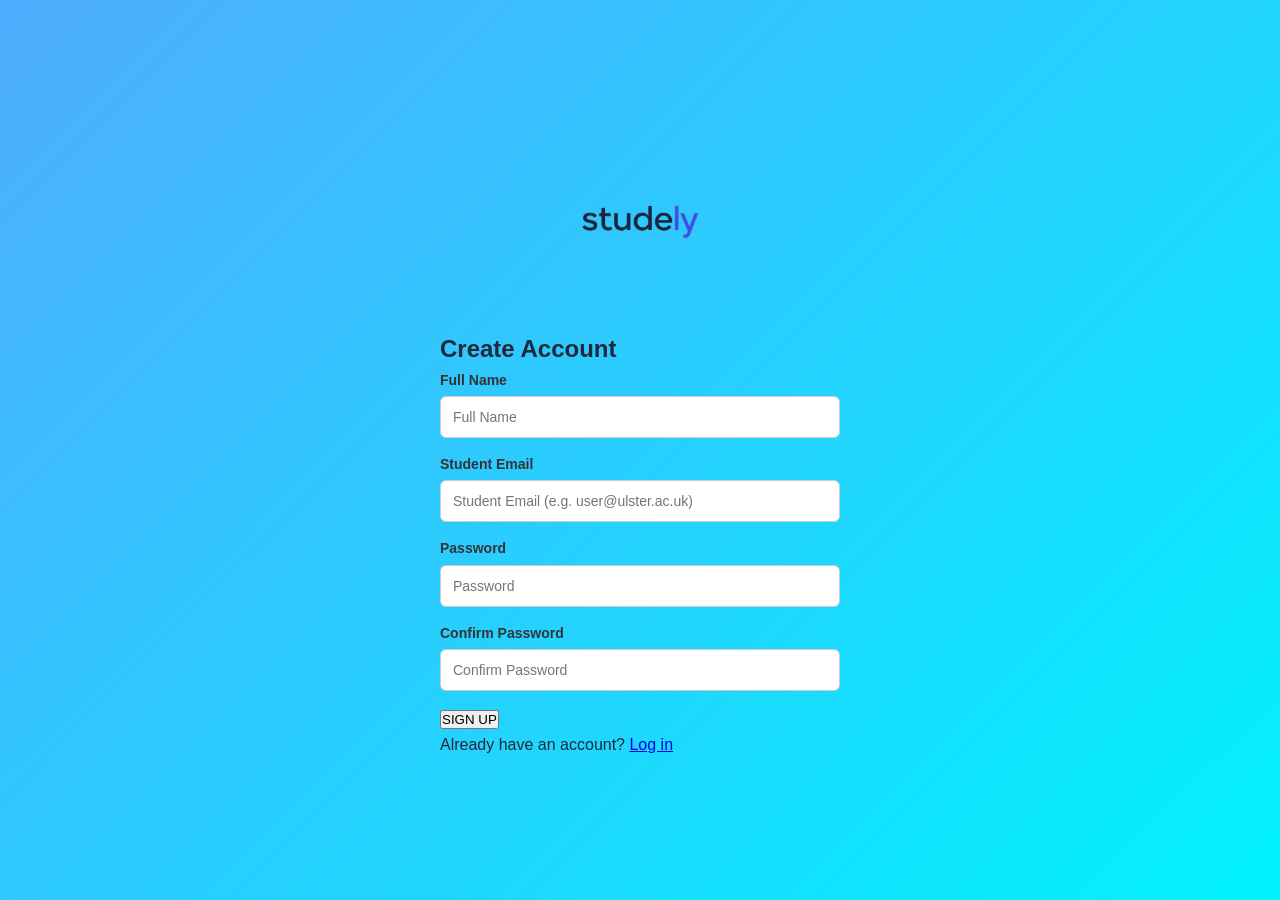
<file: signup.html>
<!DOCTYPE html>
<html lang="en">
<head>
    <meta charset="UTF-8">
    <meta name="viewport" content="width=device-width, initial-scale=1.0">
    <title>Sign Up - Studely</title>
    <link rel="icon" href="image/favicon.ico">
    <link rel="stylesheet" href="css/main.css">
    <link rel="stylesheet" href="css/login.css">
    <script src="https://code.jquery.com/jquery-3.6.0.min.js"></script>
    <script src="js/main.js" defer></script>
</head>
<body class="login-body">

    <div class="login-card">
        <!-- Logo -->
        <div class="logo-container">
            <a href="index.html">
                <img src="image/studelylogo.png" alt="Studely Logo" class="login-logo">
            </a>
        </div>

        <h2 class="login-title">Create Account</h2>

        <!-- Registration Form -->
        <form id="signup-form" class="login-form">
            <div class="input-group">
                <label for="signup-fullname">Full Name</label>
                <input type="text" id="signup-fullname" name="fullname" placeholder="Full Name" required>
            </div>

            <div class="input-group">
                <label for="signup-email">Student Email</label>
                <input type="email" id="signup-email" name="email" placeholder="Student Email (e.g. user@ulster.ac.uk)" required>
            </div>

            <div class="input-group">
                <label for="signup-password">Password</label>
                <input type="password" id="signup-password" name="password" placeholder="Password" required minlength="6">
            </div>

            <div class="input-group">
                <label for="signup-confirm-password">Confirm Password</label>
                <input type="password" id="signup-confirm-password" name="confirmPassword" placeholder="Confirm Password" required minlength="6">
            </div>

            <button type="submit" class="login-btn">SIGN UP</button>
        </form>

        <div class="login-footer">
            <p>Already have an account? <a href="index.html">Log in</a></p>
        </div>
    </div>

</body>
</html>
</file>
<file: css/main.css>
/* ==========================================================================
   1. GLOBAL STYLES & RESET
   ========================================================================== */
* {
    margin: 0;
    padding: 0;
    box-sizing: border-box;
    font-family: 'Segoe UI', system-ui, -apple-system, sans-serif;
}

:root {
    --primary-color: #1e3a8a;
    --primary-hover: #1d4ed8;
    --accent-color: #10b981;
    --bg-light: #f8fafc;
    --text-dark: #1e293b;
    --text-muted: #64748b;
    --border-color: #cbd5e1;
    --card-shadow: 0 4px 6px -1px rgba(0, 0, 0, 0.1), 0 2px 4px -1px rgba(0, 0, 0, 0.06);
}

body {
    min-height: 100vh;
    display: flex;
    flex-direction: column;
    background: #f1f5f9;
    color: var(--text-dark);
    line-height: 1.6;
}

/* Base Container */
.container {
    width: 90%;
    max-width: 1100px;
    margin: 2rem auto;
    flex: 1;
}

/* Glassmorphism Card Box */
.card-box {
    background: rgba(255, 255, 255, 0.95);
    backdrop-filter: blur(8px);
    padding: 2rem;
    border-radius: 12px;
    box-shadow: var(--card-shadow);
    margin-bottom: 2rem;
}

/* ==========================================================================
   2. HEADER & NAVIGATION
   ========================================================================== */
header {
    background: #ffffff;
    box-shadow: var(--card-shadow);
    padding: 1rem 2rem;
    display: flex;
    justify-content: space-between;
    align-items: center;
    position: sticky;
    top: 0;
    z-index: 1000;
}

.logo {
    display: flex;
    align-items: center;
    white-space: nowrap;
}

.logo img {
    height: 55px;
    max-height: 55px;
    width: auto;
    display: block;
    object-fit: contain;
}

.logo a {
    text-decoration: none;
    display: flex;
    align-items: center;
}

.nav-toggle {
    display: none;
    background: none;
    border: none;
    font-size: 1.8rem;
    color: var(--primary-color);
    cursor: pointer;
}

.navigation {
    display: flex;
    gap: 0.4rem;
    align-items: center;
    flex-wrap: nowrap;
}

.navigation a {
    text-decoration: none;
    color: var(--text-dark);
    font-weight: 600;
    padding: 0.5rem 0.65rem;
    border-radius: 6px;
    transition: all 0.2s ease;
    font-size: 0.85rem;
    white-space: nowrap;
}

.navigation a:hover {
    background: #e2e8f0;
    color: var(--primary-color);
}

.navigation a.active {
    background: var(--primary-color);
    color: #ffffff;
}

/* Theme Toggle Button */
.theme-btn {
    background: #e2e8f0;
    border: none;
    padding: 0.5rem 0.8rem;
    border-radius: 20px;
    cursor: pointer;
    font-size: 0.85rem;
    font-weight: 600;
}

/* ==========================================================================
   3. FORMS & BUTTONS
   ========================================================================== */
.form-group {
    margin-bottom: 1.25rem;
    display: flex;
    flex-direction: column;
    gap: 0.4rem;
}

label {
    font-weight: 600;
    font-size: 0.95rem;
    color: var(--text-dark);
}

input[type="text"],
input[type="number"],
input[type="email"],
input[type="password"],
input[type="date"],
input[type="time"],
select,
textarea {
    width: 100%;
    padding: 0.75rem 1rem;
    border: 1px solid var(--border-color);
    border-radius: 6px;
    font-size: 1rem;
    outline: none;
    transition: border-color 0.2s ease, box-shadow 0.2s ease;
}

input:focus, select:focus, textarea:focus {
    border-color: var(--primary-color);
    box-shadow: 0 0 0 3px rgba(30, 58, 138, 0.15);
}

.btn-primary {
    display: inline-block;
    background: var(--primary-color);
    color: #ffffff;
    border: none;
    padding: 0.75rem 1.5rem;
    border-radius: 6px;
    font-weight: 600;
    font-size: 1rem;
    cursor: pointer;
    text-align: center;
    text-decoration: none;
    transition: background 0.2s ease, transform 0.2s ease, box-shadow 0.2s ease;
}

.btn-primary:hover {
    background: var(--primary-hover);
    transform: translateY(-2px);
    box-shadow: 0 4px 12px rgba(29, 78, 216, 0.25);
}

.error-msg {
    color: #dc2626;
    font-size: 0.85rem;
    display: none;
}

/* Checkbox Style */
.checkbox-card {
    font-size: 0.88rem;
    color: var(--text-muted);
    background: var(--bg-light);
    padding: 1rem;
    border-radius: 6px;
    border: 1px solid var(--border-color);
    margin-bottom: 1rem;
}

.checkbox-label {
    margin-top: 0.5rem;
    display: flex;
    align-items: center;
    gap: 0.5rem;
    cursor: pointer;
}

/* ==========================================================================
   4. GRID LAYOUTS & CARDS
   ========================================================================== */
.features-grid {
    display: grid;
    grid-template-columns: repeat(auto-fit, minmax(300px, 1fr));
    gap: 1.5rem;
}

.card {
    background: #ffffff;
    padding: 0 0 1.5rem 0;
    border-radius: 8px;
    border: 1px solid var(--border-color);
    display: flex;
    flex-direction: column;
    justify-content: space-between;
    overflow: hidden;
    box-shadow: 0 2px 4px rgba(0,0,0,0.04);
    transition: transform 0.2s ease, box-shadow 0.2s ease;
}

.card:hover {
    transform: translateY(-4px);
    box-shadow: 0 10px 15px -3px rgba(0,0,0,0.1);
}

.card-img {
    width: 100%;
    height: 160px;
    object-fit: cover;
    border-radius: 8px 8px 0 0;
    margin-bottom: 1rem;
}

.card-content {
    padding: 0 1.5rem;
    display: flex;
    flex-direction: column;
    justify-content: space-between;
    height: 100%;
}

.grid-form {
    display: grid;
    grid-template-columns: repeat(auto-fit, minmax(200px, 1fr));
    gap: 1rem;
    align-items: flex-end;
}

/* Dynamic Grade Calculator Module Rows */
.calc-row {
    display: grid;
    grid-template-columns: 2fr 1fr 1fr 40px;
    gap: 10px;
    margin-bottom: 10px;
    align-items: center;
}

.calc-row button {
    background: #ef4444;
    color: white;
    border: none;
    border-radius: 6px;
    height: 42px;
    cursor: pointer;
    font-weight: bold;
}

/* ==========================================================================
   5. CAREER & NEWSLETTER STYLES
   ========================================================================== */
.event-badge {
    display: inline-block;
    font-size: 0.75rem;
    padding: 3px 8px;
    border-radius: 12px;
    font-weight: bold;
}

.badge-employability {
    background: #dbeafe;
    color: #1e40af;
}

.badge-social {
    background: #dcfce7;
    color: #166534;
}

.badge-academic {
    background: #fef3c7;
    color: #92400e;
}

#newsletterForm {
    display: flex;
    gap: 10px;
    max-width: 500px;
    margin: 0 auto;
}

/* ==========================================================================
   6. FAQ, SEARCH & CLOCK DISPLAY
   ========================================================================== */
.search-container {
    text-align: center;
    margin-bottom: 2rem;
}

.search-box {
    max-width: 500px;
    border-radius: 25px;
    padding: 0.8rem 1.5rem;
    border: 2px solid var(--border-color);
}

/* Digital Clock Screen Styling */
.digital-clock-screen {
    background: #0f172a;
    border: 4px solid #1e293b;
    border-radius: 12px;
    padding: 1.2rem 1.5rem;
    max-width: 380px;
    margin: 0 auto 1.5rem auto;
    text-align: center;
    box-shadow: inset 0 0 10px rgba(0,0,0,0.8), 0 4px 12px rgba(0,0,0,0.15);
}

.digital-clock-display {
    font-family: 'Digital-7 Mono', 'Courier New', monospace;
    font-size: 3.8rem;
    color: #10b981;
    text-shadow: 0 0 10px rgba(16, 185, 129, 0.7);
    letter-spacing: 2px;
    line-height: 1;
}

/* FAQ Accordion Styling */
.faq-item {
    border: 1px solid var(--border-color);
    border-radius: 8px;
    margin-bottom: 0.75rem;
    overflow: hidden;
    background: #ffffff;
}

.faq-question {
    width: 100%;
    text-align: left;
    padding: 1rem 1.25rem;
    background: #ffffff;
    border: none;
    font-size: 1.05rem;
    font-weight: 600;
    color: var(--primary-color);
    cursor: pointer;
    display: flex;
    justify-content: space-between;
    align-items: center;
}

.faq-question::after {
    content: '＋';
    font-size: 1.2rem;
}

.faq-question.active::after {
    content: '－';
}

.faq-answer {
    padding: 0 1.25rem 1rem 1.25rem;
    display: none;
    color: var(--text-dark);
}

/* ==========================================================================
   7. WELLBEING CARDS & MODALS STYLING
   ========================================================================== */
.wellbeing-card {
    border-top: 4px solid var(--accent-color);
}

.wellbeing-box {
    background: #f0fdf4;
    padding: 1rem;
    border-radius: 8px;
    border: 1px solid #bbf7d0;
}

.wellbeing-box h4 {
    color: #166534;
    margin-bottom: 0.4rem;
}

.wb-card {
    background: #ffffff;
    border: 1px solid var(--border-color);
    border-radius: 8px;
    overflow: hidden;
    display: flex;
    flex-direction: column;
    justify-content: space-between;
    transition: transform 0.2s ease, box-shadow 0.2s ease;
}

.clickable-card {
    cursor: pointer;
}

.clickable-card:hover {
    transform: translateY(-4px);
    box-shadow: 0 10px 15px -3px rgba(0, 0, 0, 0.1);
}

.wb-card img {
    width: 100%;
    height: 150px;
    object-fit: cover;
}

.wb-card-content {
    padding: 1.25rem;
}

.card-badge {
    display: inline-block;
    margin-top: 0.75rem;
    font-size: 0.85rem;
    font-weight: 600;
    color: #10b981;
}

/* Overlay Modal Window */
.modal-overlay {
    display: none;
    position: fixed;
    top: 0;
    left: 0;
    width: 100vw;
    height: 100vh;
    background: rgba(15, 23, 42, 0.6);
    backdrop-filter: blur(4px);
    z-index: 9999;
    justify-content: center;
    align-items: center;
    padding: 1rem;
}

.modal-content {
    background: #ffffff;
    border-radius: 12px;
    width: 100%;
    max-width: 600px;
    padding: 1.75rem;
    position: relative;
    box-shadow: 0 20px 25px -5px rgba(0, 0, 0, 0.2);
}

.modal-close {
    position: absolute;
    top: 1rem;
    right: 1.2rem;
    background: none;
    border: none;
    font-size: 1.8rem;
    cursor: pointer;
    line-height: 1;
}

.video-container {
    position: relative;
    padding-bottom: 56.25%;
    height: 0;
    overflow: hidden;
    border-radius: 8px;
}

.video-container iframe {
    position: absolute;
    top: 0;
    left: 0;
    width: 100%;
    height: 100%;
    border: 0;
}

.helpline-list {
    display: flex;
    flex-direction: column;
    gap: 0.8rem;
}

.helpline-item {
    display: flex;
    justify-content: space-between;
    align-items: center;
    padding: 0.8rem 1rem;
    background: #f8fafc;
    border: 1px solid var(--border-color);
    border-radius: 6px;
}

/* ==========================================================================
   8. LOGIN & FOOTER
   ========================================================================== */
.login-body {
    display: flex;
    align-items: center;
    justify-content: center;
}

.login-card {
    width: 100%;
    max-width: 400px;
}

footer {
    background: #ffffff;
    text-align: center;
    padding: 1.25rem;
    border-top: 1px solid var(--border-color);
    color: var(--text-muted);
    font-size: 0.9rem;
    margin-top: auto;
}

/* ==========================================================================
   9. RESPONSIVE MEDIA QUERIES
   ========================================================================== */
@media (max-width: 1100px) {
    .nav-toggle {
        display: block;
    }

    .navigation {
        display: none;
        flex-direction: column;
        position: absolute;
        top: 100%;
        left: 0;
        width: 100%;
        background: #ffffff;
        padding: 1rem;
        box-shadow: 0 10px 15px -3px rgba(0,0,0,0.1);
        gap: 0.5rem;
    }

    .navigation.show {
        display: flex;
    }

    .navigation a {
        width: 100%;
        text-align: left;
    }

    .grid-form {
        grid-template-columns: 1fr;
    }

    .calc-row {
        grid-template-columns: 1fr 1fr;
    }

    #newsletterForm {
        flex-direction: column;
    }
    
}
</file>
<file: css/login.css>
* {
    margin: 0;
    padding: 0;
    box-sizing: border-box;
    font-family: 'Segoe UI', Arial, sans-serif;
}

body {
    min-height: 100vh;
    display: flex;
    align-items: center;
    justify-content: center;
    background: linear-gradient(135deg, #4facfe 0%, #00f2fe 100%);
}

.form-container {
    background: #ffffff;
    padding: 40px;
    border-radius: 12px;
    box-shadow: 0 10px 25px rgba(0, 0, 0, 0.15);
    width: 100%;
    max-width: 360px;
}

.logo-container {
    text-align: center;
    margin-bottom: 20px;
}

.logo-container img {
    max-width: 160px;
    height: auto;
}

.form-header h3 {
    text-align: center;
    margin-bottom: 24px;
    color: #222;
    font-size: 24px;
}

.input-container {
    display: flex;
    flex-direction: column;
    gap: 14px;
}

.input-container input {
    padding: 12px 14px;
    border: 1px solid #ccc;
    border-radius: 6px;
    font-size: 15px;
    outline: none;
    transition: border-color 0.2s ease;
}

.input-container input:focus {
    border-color: #4facfe;
}

.forgot-password {
    text-align: right;
    margin: 10px 0 20px;
}

.forgot-password a {
    font-size: 13px;
    color: #4facfe;
    text-decoration: none;
}

.forgot-password a:hover {
    text-decoration: underline;
}

.button .submit {
    width: 100%;
    padding: 12px;
    background: #4facfe;
    color: #fff;
    border: none;
    border-radius: 6px;
    font-size: 15px;
    font-weight: bold;
    cursor: pointer;
    transition: background 0.2s ease;
}

.button .submit:hover {
    background: #2a8ee0;
}

.signup {
    text-align: center;
    margin-top: 20px;
    font-size: 14px;
    color: #555;
}

.signup a {
    color: #4facfe;
    text-decoration: none;
    font-weight: bold;
}

.signup a:hover {
    text-decoration: underline;
}

/* Signup form styling adjustments */
.login-card .input-group {
    display: flex;
    flex-direction: column;
    text-align: left;
    margin-bottom: 15px;
}

.login-card .input-group label {
    font-size: 14px;
    font-weight: 600;
    margin-bottom: 5px;
    color: #333;
}

.login-card .input-group input {
    width: 100%;
    padding: 12px;
    border: 1px solid #ccc;
    border-radius: 6px;
    font-size: 14px;
    box-sizing: border-box;
}

.login-card .input-group input:focus {
    border-color: #1d4ed8;
    outline: 2px solid #1d4ed8;
}
</file>
